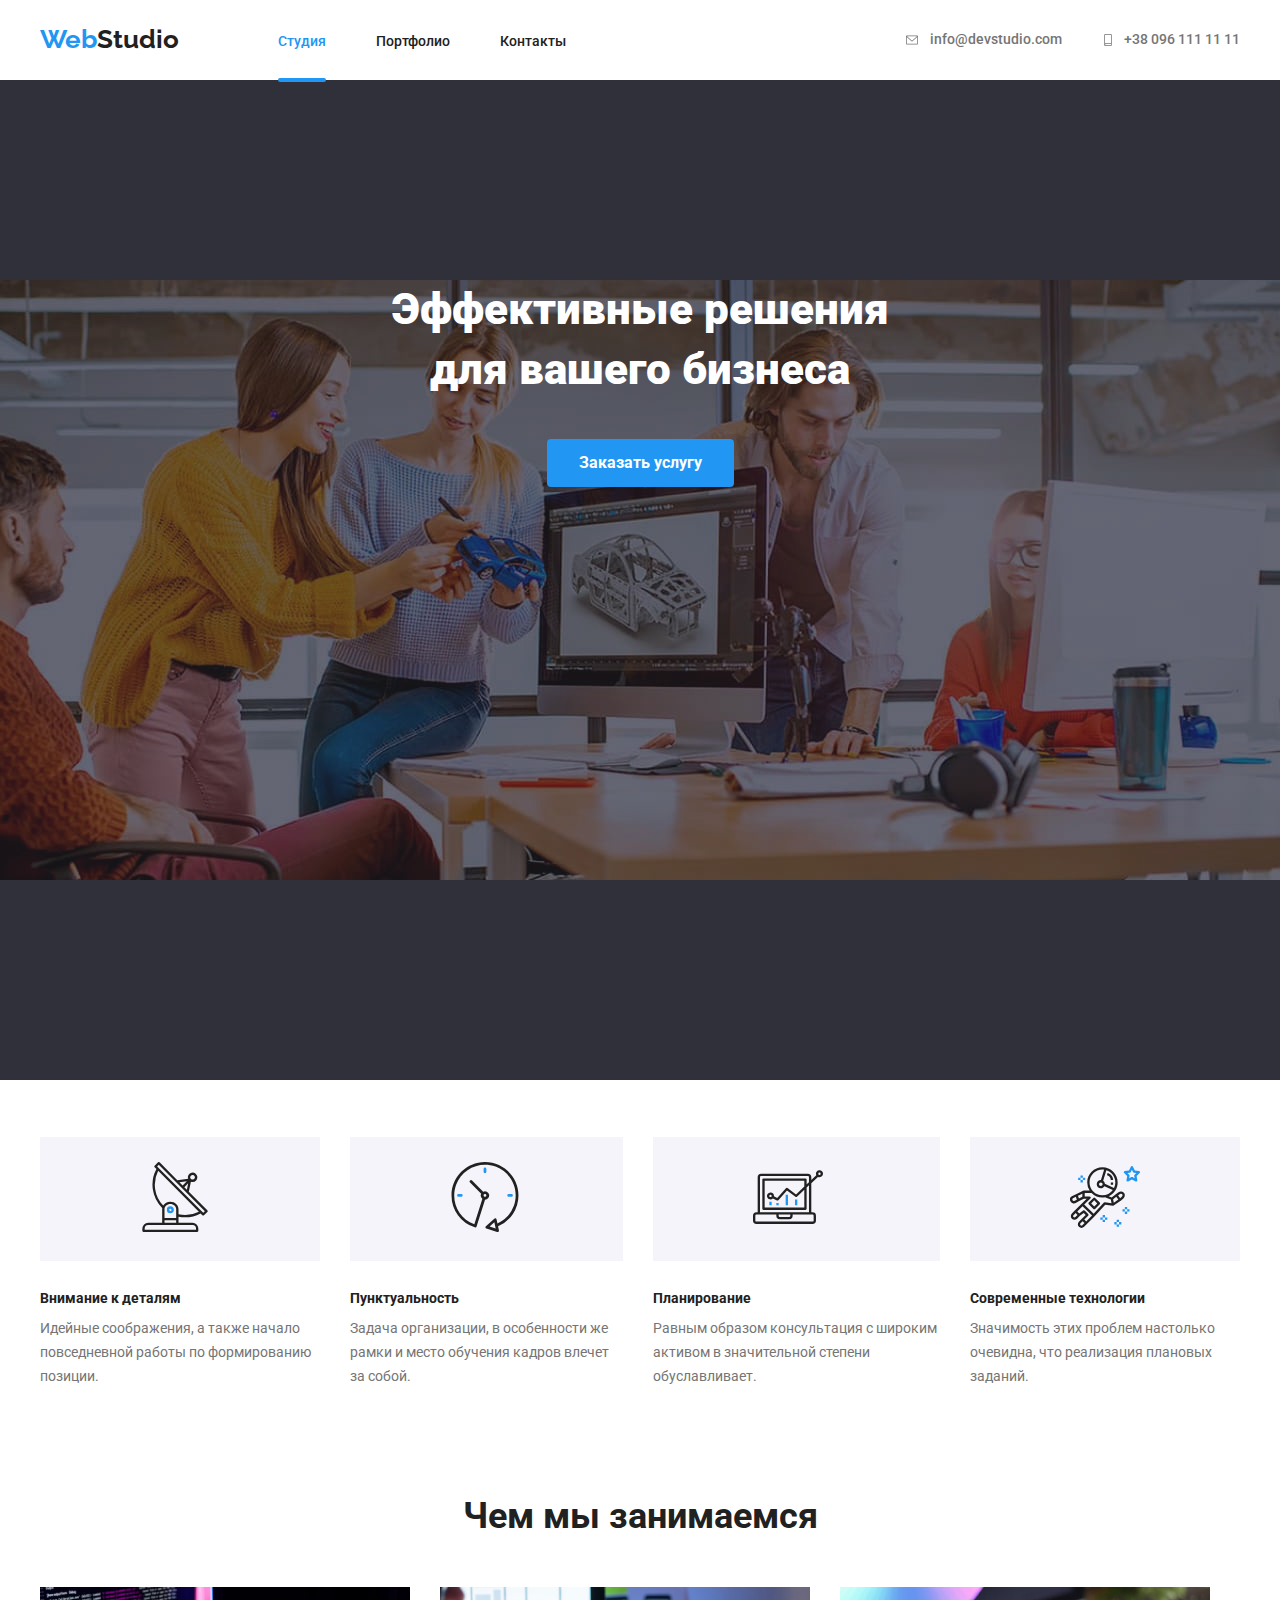
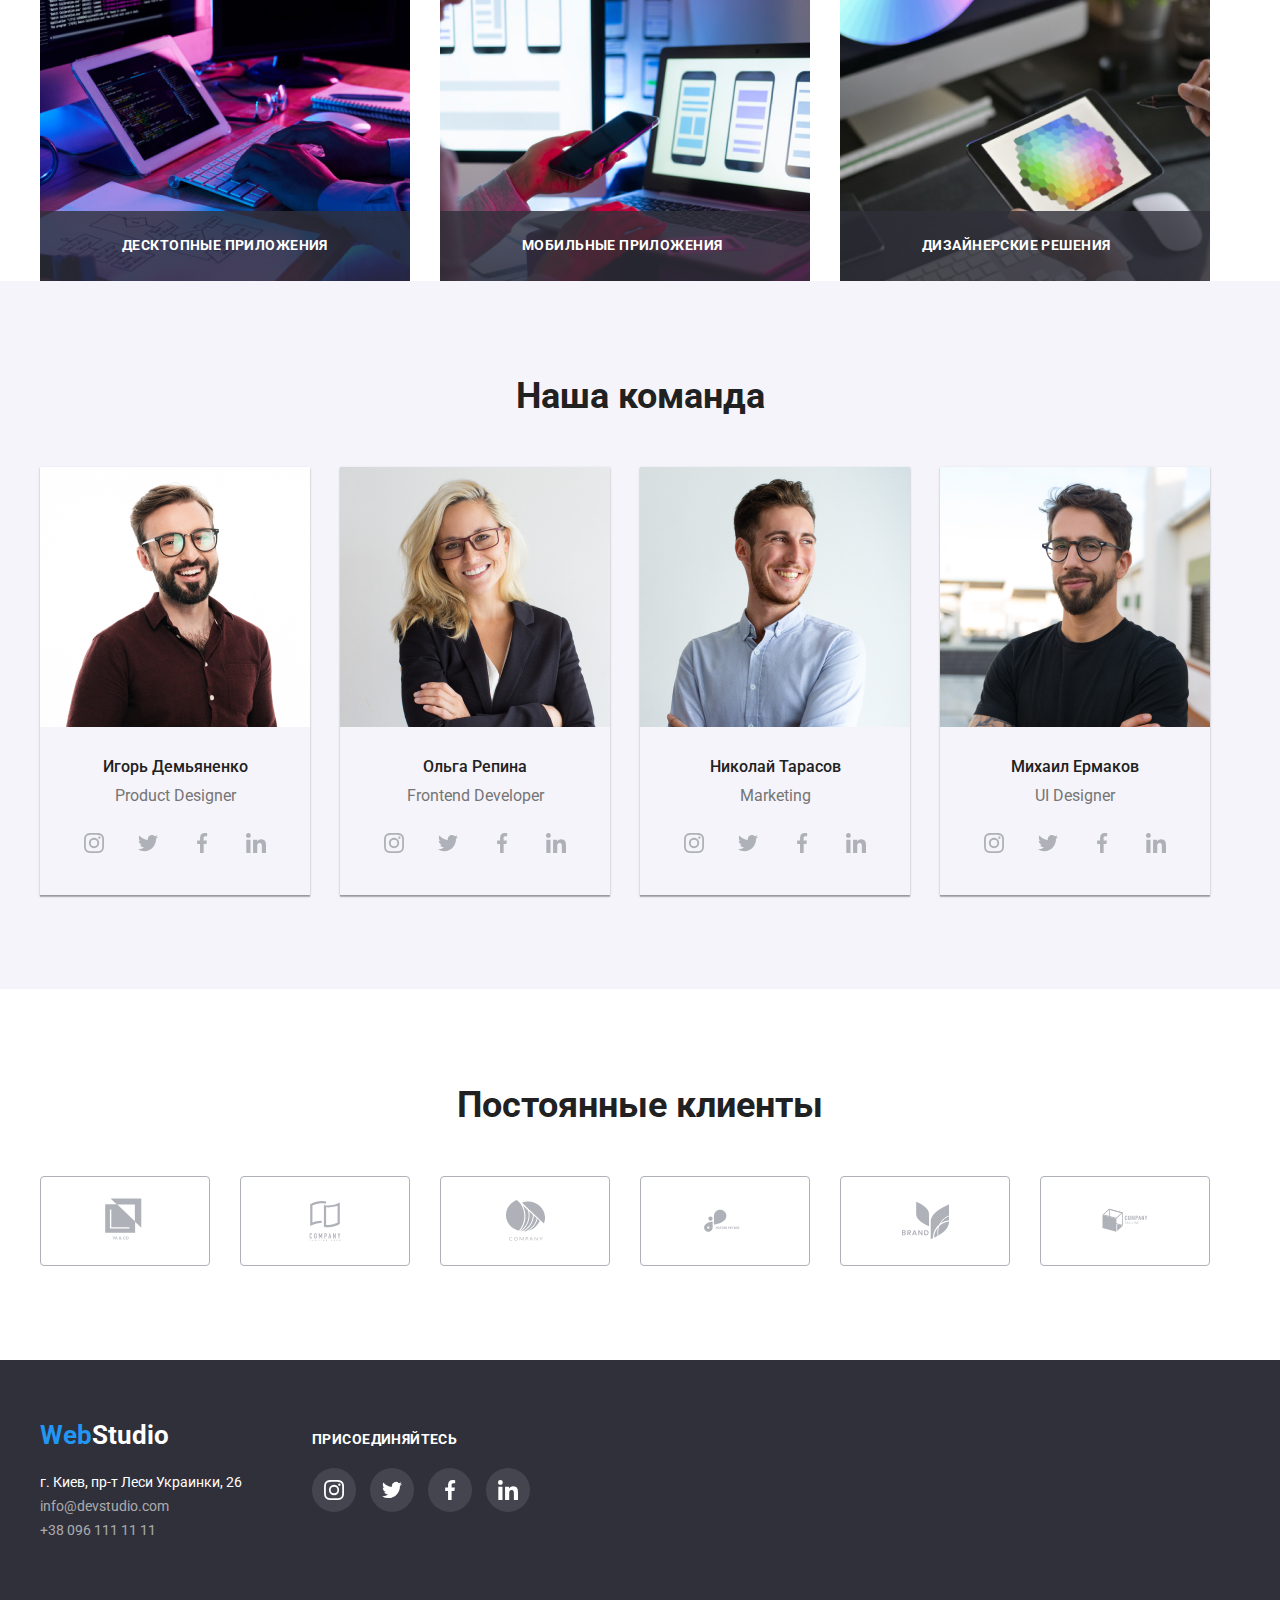
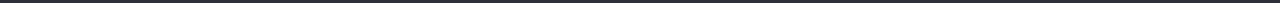
<file: index.html>
<!DOCTYPE html>
<html lang="ru">

<head>
    <meta charset="UTF-8">
    <meta name="viewport" content="width=device-width, initial-scale=1.0">
    <title>Studio</title>
    <link rel="stylesheet" href="https://cdnjs.cloudflare.com/ajax/libs/modern-normalize/1.0.0/modern-normalize.min.css"
        integrity="sha512-ISS7cAi1PEhQ8jnbJpJZMd29NlhNj4AWYyLOSp2CE/CsHxTCu+r+t0D2yoJudVrd0/8fTVPUVDzY5Tvli75u/g=="
        crossorigin="anonymous" />
    <link rel="preconnect" href="https://fonts.gstatic.com">
    <link
        href="https://fonts.googleapis.com/css2?family=Raleway:wght@700&family=Roboto:wght@400;500;700;900&display=swap"
        rel="stylesheet">
    <link rel="stylesheet" href="./CSS/style.css">
</head>

<body>
    <header class="header">

        <div class="container">

            <nav class="link-nav">
                <a class="logo" href="">Web<span class="logoblak">Studio</span></a>
                <ul class="site-nav">
                    <li>
                        <a class="link current" href="">Студия</a>
                    </li>
                    <li>
                        <a class="link" href="./portfolio.html">Портфолио</a>
                    </li>
                    <li>
                        <a class="link" href="">Контакты</a>
                    </li>
                </ul>
                <ul class="contact-nav">
                    <li class="xbs">

                        <a class="lin" href="mailto:info@devstudio.com">
                            <svg class="icon mail" width="16" height="12">
                                <use xlink:href="./images/icons.svg#envelope"></use>
                            </svg>info@devstudio.com
                        </a>

                    </li>
                    <li class="xbs">

                        <a class="lin" href="tel:+380961111111">
                            <svg class="icon tel" width="12" height="16">
                                <use xlink:href="./images/icons.svg#smartphone"></use>
                            </svg>
                            +38 096 111 11 11</a>

                    </li>
                </ul>
            </nav>
        </div>

    </header>

    <main>
        <section class="section-background">
            <h1 class="section">Эффективные решения <br> для вашего бизнеса</h1>
            <a class="section-btn btn" data-modal-open>Заказать услугу</a>
        </section>
        <section class="list-text-list">
            <div class="container">
                <h2 class="visually-hidden">Наши преимущества</h2>
                <ul class="list-item">
                    <li class="list-item-li">
                        <ul>
                            <li>
                                <div class="icon-sum">
                                    <svg width="70" height="70">
                                        <use href="./images/icons.svg#antenna-1"></use>
                                    </svg>
                                </div>
                            </li>
                        </ul>
                        <h3 class="list">Внимание к деталям</h3>
                        <p class="list-text">
                            Идейные соображения, а также начало повседневной работы по формированию позиции.
                        </p>
                    </li>
                    <li class="list-item-li">
                        <ul>
                            <li>
                                <div class="icon-sum">
                                    <svg width="70" height="70">
                                        <use href="./images/icons.svg#clock-1"></use>
                                    </svg>
                                </div>
                            </li>
                        </ul>
                        <h3 class="list">Пунктуальность</h3>
                        <p class="list-text">
                            Задача организации, в особенности же рамки и место обучения кадров влечет за собой.
                        </p>
                    </li>
                    <li class="list-item-li">
                        <ul>
                            <li>
                                <div class="icon-sum">
                                    <svg width="70" height="70">
                                        <use href="./images/icons.svg#diagram-1"></use>
                                    </svg>
                                </div>
                            </li>
                        </ul>
                        <h3 class="list">Планирование</h3>
                        <p class="list-text">
                            Равным образом консультация с широким активом в значительной степени обуславливает.
                        </p>
                    </li>
                    <li class="list-item-li">
                        <ul>
                            <li>
                                <div class="icon-sum">
                                    <svg width="70" height="70">
                                        <use href="./images/icons.svg#astronaut-1"></use>
                                    </svg>
                                </div>
                            </li>
                        </ul>
                        <h3 class="list">Современные технологии</h3>
                        <p class="list-text">
                            Значимость этих проблем настолько очевидна, что реализация плановых заданий.
                        </p>
                    </li>
                </ul>
            </div>

        </section>
        <section class="images">
            <div class="container">
                <h2 class="bold">Чем мы занимаемся</h2>
                <ul class="list-img">
                    <li class="li-img">
                        <div class="img-thumb">
                            <img src="./images/box1.jpg" alt="img">
                            <h3 class="text-img">Десктопные приложения</h3>
                        </div>
                    </li>
                    <li class="li-img">
                        <div class="img-thumb">
                            <img src="./images/box2.jpg" alt="img">
                            <h3 class="text-img">Мобильные приложения</h3>
                        </div>
                    </li>
                    <li class="li-img">
                        <div class="img-thumb">
                            <img src="./images/box3.jpg" alt="img">
                            <h3 class="text-img">Дизайнерские решения</h3>
                        </div>
                    </li>

                </ul>
            </div>

        </section>
        <section class="staff">
            <div class="container">
                <h2 class="bold">Наша команда</h2>
                <ul class="staff-list">
                    <li class="staff-li">
                        <img src="./images/photo/img1.jpg" alt="фото">
                        <div class="staff-text">
                            <h3 class="staff-people">Игорь Демьяненко</h3>
                            <p class="profession">Product Designer</p>

                            <ul class="social-icons">
                                <li class="icon-line">
                                    <a class="animals-link" href="#">
                                        <svg class="animals-icon" width="20" height="20">
                                            <use href="./images/icons.svg#instagram-2"></use>
                                        </svg>
                                    </a>
                                </li>

                                <li class="icon-line">
                                    <a class="animals-link" href="#">
                                        <svg class="animals-icon" width="20" height="20">
                                            <use href="./images/icons.svg#twitter-1"></use>
                                        </svg>
                                    </a>
                                </li>
                                <li class="icon-line">
                                    <a class="animals-link" href="#">
                                        <svg class="animals-icon" width="20" height="20">
                                            <use href="./images/icons.svg#facebook-1"></use>
                                        </svg>
                                    </a>
                                </li>
                                <li class="icon-line">
                                    <a class="animals-link" href="#">
                                        <svg class="animals-icon" width="20" height="20">
                                            <use href="./images/icons.svg#linkedin-1"></use>
                                        </svg>
                                    </a>
                                </li>
                            </ul>
                        </div>
                    </li>
                    <li class="staff-li">
                        <img src="./images/photo/img2.jpg" alt="фото">
                        <div class="staff-text">
                            <h3 class="staff-people">Ольга Репина</h3>
                            <p class="profession">Frontend Developer</p>

                            <ul class="social-icons">
                                <li class="icon-line">
                                    <a class="animals-link" href="#">
                                        <svg class="animals-icon" width="20" height="20">
                                            <use href="./images/icons.svg#instagram-2"></use>
                                        </svg>
                                    </a>
                                </li>

                                <li class="icon-line">
                                    <a class="animals-link" href="#">
                                        <svg class="animals-icon" width="20" height="20">
                                            <use href="./images/icons.svg#twitter-1"></use>
                                        </svg>
                                    </a>
                                </li>
                                <li class="icon-line">
                                    <a class="animals-link" href="#">
                                        <svg class="animals-icon" width="20" height="20">
                                            <use href="./images/icons.svg#facebook-1"></use>
                                        </svg>
                                    </a>
                                </li>
                                <li class="icon-line">
                                    <a class="animals-link" href="#">
                                        <svg class="animals-icon" width="20" height="20">
                                            <use href="./images/icons.svg#linkedin-1"></use>
                                        </svg>
                                    </a>
                                </li>
                            </ul>
                        </div>
                    </li>
                    <li class="staff-li">
                        <img src="./images/photo/img3.jpg" alt="фото">
                        <div class="staff-text">
                            <h3 class="staff-people">Николай Тарасов</h3>
                            <p class="profession">Marketing</p>

                            <ul class="social-icons">
                                <li class="icon-line">
                                    <a class="animals-link" href="#">
                                        <svg class="animals-icon" width="20" height="20">
                                            <use class="" href="./images/icons.svg#instagram-2"></use>
                                        </svg>
                                    </a>
                                </li>

                                <li class="icon-line">
                                    <a class="animals-link" href="#">
                                        <svg class="animals-icon" width="20" height="20">
                                            <use href="./images/icons.svg#twitter-1"></use>
                                        </svg>
                                    </a>
                                </li>
                                <li class="icon-line">
                                    <a class="animals-link" href="#">
                                        <svg class="animals-icon" width="20" height="20">
                                            <use href="./images/icons.svg#facebook-1"></use>
                                        </svg>
                                    </a>
                                </li>
                                <li class="icon-line">
                                    <a class="animals-link" href="#">
                                        <svg class="animals-icon" width="20" height="20">
                                            <use href="./images/icons.svg#linkedin-1"></use>
                                        </svg>
                                    </a>
                                </li>
                            </ul>
                        </div>
                    </li>
                    <li class="staff-li">
                        <img src="./images/photo/img4.jpg" alt="фото">
                        <div class="staff-text">
                            <h3 class="staff-people">Михаил Ермаков</h3>
                            <p class="profession">UI Designer</p>

                            <ul class="social-icons">
                                <li class="icon-line">
                                    <a class="animals-link" href="#">
                                        <svg class="animals-icon" width="20" height="20">
                                            <use href="./images/icons.svg#instagram-2"></use>
                                        </svg>
                                    </a>
                                </li>

                                <li class="icon-line">
                                    <a class="animals-link" href="#">
                                        <svg class="animals-icon" width="20" height="20">
                                            <use href="./images/icons.svg#twitter-1"></use>
                                        </svg>
                                    </a>
                                </li>
                                <li class="icon-line">
                                    <a class="animals-link" href="#">
                                        <svg class="animals-icon" width="20" height="20">
                                            <use href="./images/icons.svg#facebook-1"></use>
                                        </svg>
                                    </a>
                                </li>
                                <li class="icon-line">
                                    <a class="animals-link" href="#">
                                        <svg class="animals-icon" width="20" height="20">
                                            <use href="./images/icons.svg#linkedin-1"></use>
                                        </svg>
                                    </a>
                                </li>
                            </ul>
                        </div>
                    </li>
                </ul>
            </div>
        </section>
        <section class="costomers">
            <div class="container">
                <h2 class="bold">Постоянные клиенты</h2>
                <ul class="icon-clients">
                    <li class="client">
                        <a class="client-link" href="#">
                            <svg class="client-icon" width="44" height="49">
                                <use href="./images/icons.svg#logo-1"></use>
                            </svg>
                        </a>
                    </li>
                    <li class="client">
                        <a class="client-link" href="#">
                            <svg class="client-icon" width="40" height="52">
                                <use href="./images/icons.svg#logo-2"></use>
                            </svg>
                        </a>
                    </li>
                    <li class="client">
                        <a class="client-link" href="#">
                            <svg class="client-icon" width="41" height="43">
                                <use href="./images/icons.svg#logo-3"></use>
                            </svg>
                        </a>
                    </li>
                    <li class="client">
                        <a class="client-link" href="#">
                            <svg class="client-icon" width="78" height="42">
                                <use href="./images/icons.svg#logo-4"></use>
                            </svg>
                        </a>
                    </li>
                    <li class="client">
                        <a class="client-link" href="#">
                            <svg class="client-icon" width="59" height="47">
                                <use href="./images/icons.svg#logo-5"></use>
                            </svg>
                        </a>
                    </li>
                    <li class="client">
                        <a class="client-link" href="#">
                            <svg class="client-icon" width="88" height="45">
                                <use href="./images/icons.svg#logo-6"></use>
                            </svg>
                        </a>
                    </li>

                </ul>
            </div>

        </section>

    </main>

    <footer class="footer">
        <div class="container">
            <div class="footer-container">
                <div class="footer-list">
                    <a class="log" href="">Web<span class="logowhite">Studio</span></a>
                    <address>
                        <ul>
                            <li class="address"> г. Киев, пр-т Леси Украинки, 26</li>
                            <li> <a class="mail-nomber-m" href="mailto:info@devstudio.com">info@devstudio.com</a>
                            </li>
                            <li> <a class="mail-nomber" href="tel:+380961111111">+38 096 111 11 11</a></li>
                        </ul>
                    </address>
                </div>
                <div class="socialnetworks">
                    <h3 class="join">присоединяйтесь</h3>
                    <ul class="join-list">
                        <li class="icon-futer">
                            <a class="icon-inst" href="#"></a>
                        </li>
                        <li class="icon-futer">
                            <a class="icon-tvit" href="#"></a>
                        </li>
                        <li class="icon-futer">
                            <a class="icon-feis" href="#"></a>
                        </li>
                        <li class="icon-futer">
                            <a class="icon-lidin" href="#"></a>
                        </li>
                    </ul>
                </div>
            </div>
        </div>
    </footer>
    <botton> </botton>
    <div class="backdrop is-hidden" data-modal>
        <div class="modal">
            <botton class="close" data-modal-close>
            </botton>
        </div>
    </div>
    <script src="./js/modal.js"></script>
</body>

</html>
</file>
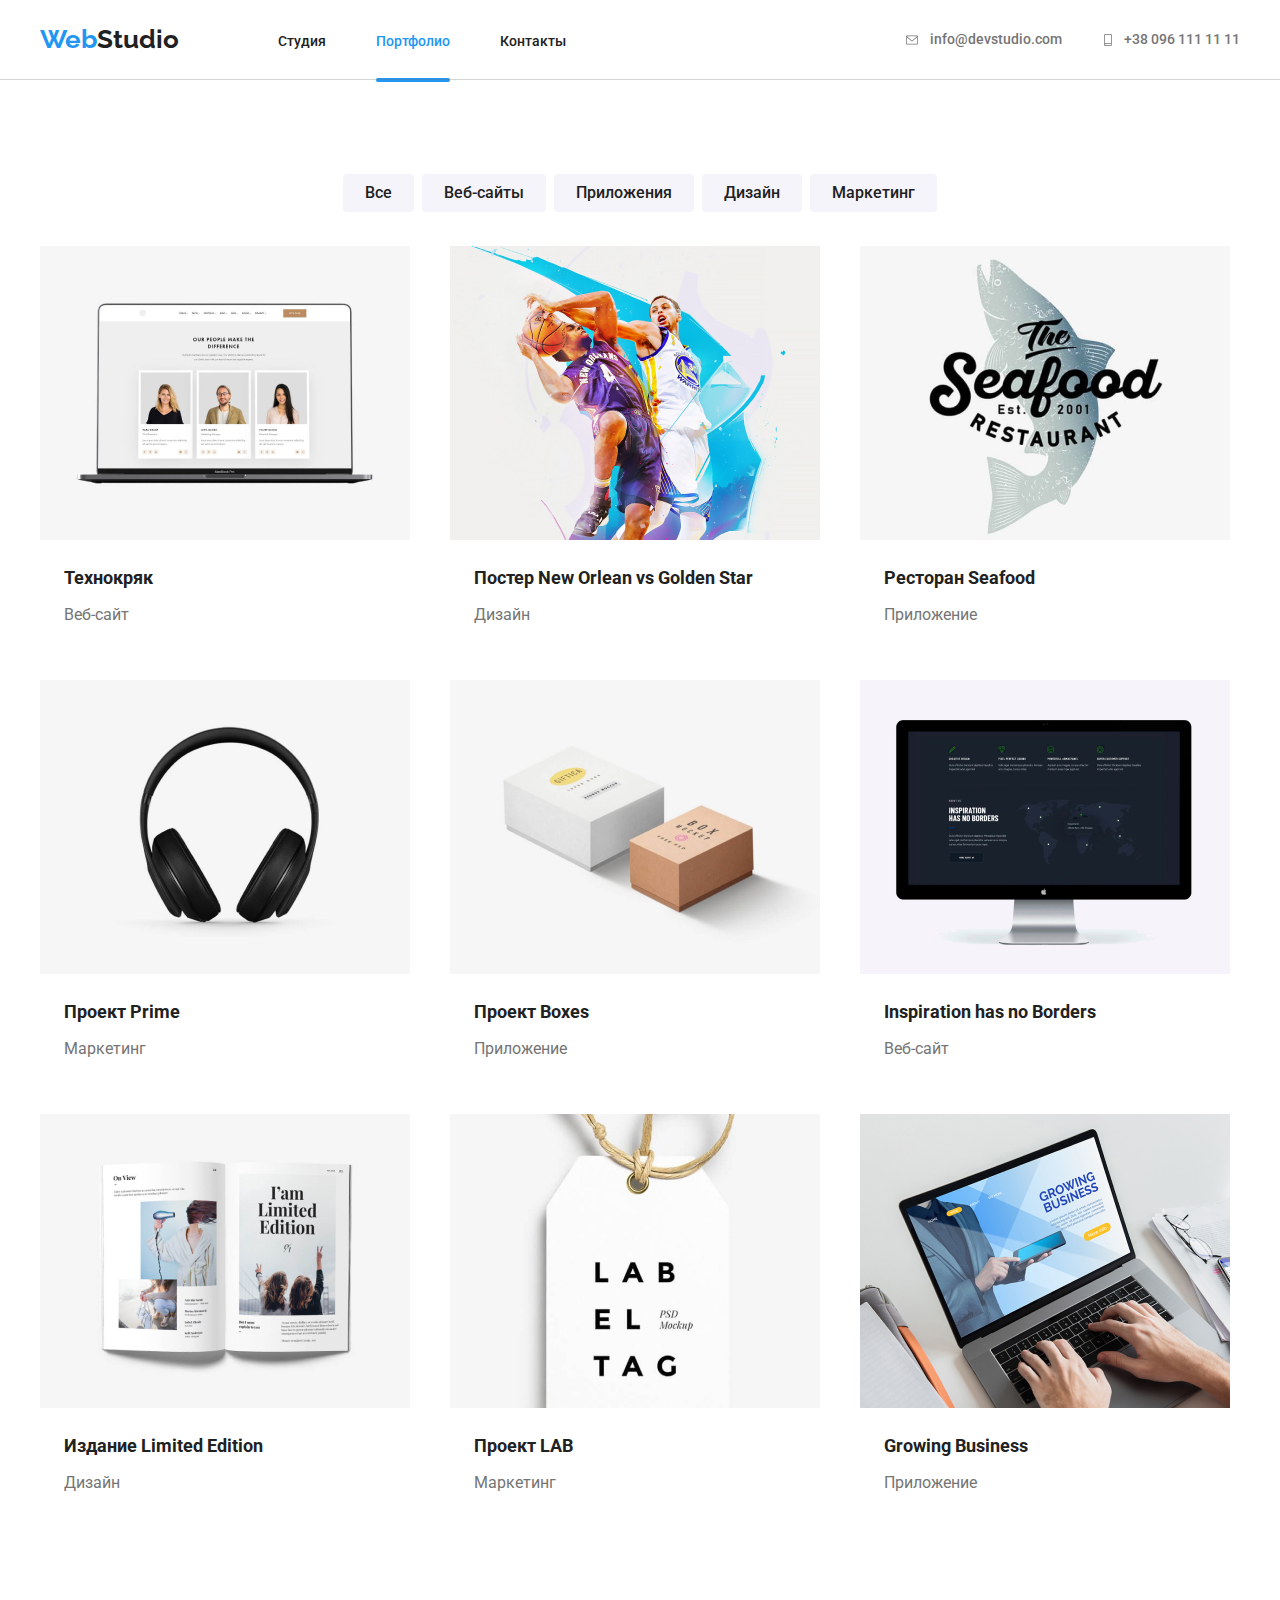
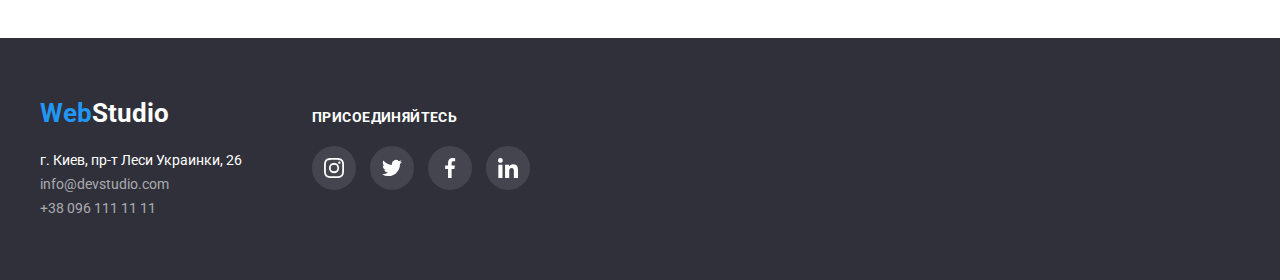
<file: portfolio.html>
<!DOCTYPE html>
<html lang="en">

<head>
    <meta charset="UTF-8">
    <meta name="viewport" content="width=device-width, initial-scale=1.0">
    <title>Portfolio</title>
    <link rel="stylesheet" href="https://cdnjs.cloudflare.com/ajax/libs/modern-normalize/1.0.0/modern-normalize.min.css"
        integrity="sha512-ISS7cAi1PEhQ8jnbJpJZMd29NlhNj4AWYyLOSp2CE/CsHxTCu+r+t0D2yoJudVrd0/8fTVPUVDzY5Tvli75u/g=="
        crossorigin="anonymous" />
    <link
        href="https://fonts.googleapis.com/css2?family=Raleway:wght@700&family=Roboto:wght@400;500;700;900&display=swap"
        rel="stylesheet">
    <link rel="stylesheet" href="./CSS/style.css">
</head>

<body>
    <header class="header">
        <div class="cont">
            <div class="container">
                <nav class="link-nav">
                    <a href="./index.html"></a>
                    <a class="logo" href="">Web<span class="logoblak">Studio</span></a>
                    <ul class="site-nav">
                        <li>
                            <a class="link" href="./index.html">Студия</a>
                        </li>
                        <li>
                            <a class="link current" href="./portfolio.html">Портфолио</a>
                        </li>
                        <li>
                            <a class="link" href="">Контакты</a>
                        </li>
                    </ul>
                    <ul class="contact-nav">
                        <li>
                            <a class="lin" href="mailto:info@devstudio.com">
                                <svg class="icon mail" width="16" height="12">
                                    <use xlink:href="./images/icons.svg#envelope"></use>
                                </svg>info@devstudio.com

                            </a>
                        </li>
                        <li>
                            <a class="lin" href="tel:+380961111111">
                                <svg class="icon tel" width="12" height="16">
                                    <use xlink:href="./images/icons.svg#smartphone"></use>
                                </svg>
                                +38 096 111 11 11</a>
                        </li>
                    </ul>
                </nav>
            </div>
        </div>
    </header>
    <main>
        <section class="cards">
            <div class="container">
                <h1 class="visually-hidden">Перечень услуг</h1>
                <ul class="lists-btn">
                    <li class="list-btn"><button class="botton" type="button">Все</button></li>
                    <li class="list-btn"><button class="botton" type="button">Веб-сайты</button></li>
                    <li class="list-btn"><button class="botton" type="button">Приложения</button></li>
                    <li class="list-btn"><button class="botton" type="button">Дизайн</button></li>
                    <li class="list-btn"><button class="botton" type="button">Маркетинг</button></li>
                </ul>
                <ul class="card-set">
                    <li class="item-card">
                        <a href="">
                            <div class="cardsss">
                                <div class="card-thumb">
                                    <img src="./images/img.port/img9.jpg" alt="img">
                                    <div class="card-overlay">
                                        <p class="card-text"> Технокряк это современная площадка распространения
                                            коронавируса.
                                            Компании используют эту платформу для цифрового
                                            шпионажа и атак на защищённые сервера конкурентов.</p>
                                    </div>
                                </div>
                                <div class="card-product">
                                    <h2 class="product">Технокряк</h2>
                                    <p class="product-name">Веб-сайт</p>
                                </div>
                            </div>
                        </a>
                    </li>

                    <li class="item-card">
                        <a href="">
                            <div class="cardsss">
                                <div class="card-thumb">
                                    <img src="./images/img.port/img10.jpg" alt="img">
                                    <div class="card-overlay">
                                        <p class="card-text"> Технокряк это современная площадка распространения
                                            коронавируса.
                                            Компании используют эту платформу для цифрового
                                            шпионажа и атак на защищённые сервера конкурентов.</p>
                                    </div>
                                </div>
                                <div class="card-product">
                                    <h2 class="product">Постер New Orlean vs Golden Star</h2>
                                    <p class="product-name">Дизайн</p>
                                </div>
                            </div>
                        </a>
                    </li>

                    <li class="item-card">
                        <a href="">
                            <div class="cardsss">
                                <div class="card-thumb">
                                    <img src="./images/img.port/img11.jpg" alt="img">
                                    <div class="card-overlay">
                                        <p class="card-text"> Технокряк это современная площадка распространения
                                            коронавируса.
                                            Компании используют эту платформу для цифрового
                                            шпионажа и атак на защищённые сервера конкурентов.</p>
                                    </div>
                                </div>
                                <div class="card-product">
                                    <h2 class="product">Ресторан Seafood</h2>
                                    <p class="product-name">Приложение</p>
                                </div>
                            </div>
                        </a>
                    </li>

                    <li class="item-card">
                        <a href="">
                            <div class="cardsss">
                                <div class="card-thumb">
                                    <img src="./images/img.port/img12.jpg" alt="img">
                                    <div class="card-overlay">
                                        <p class="card-text"> Технокряк это современная площадка распространения
                                            коронавируса.
                                            Компании используют эту платформу для цифрового
                                            шпионажа и атак на защищённые сервера конкурентов.</p>
                                    </div>
                                </div>
                                <div class="card-product">
                                    <h2 class="product">Проект Prime</h2>
                                    <p class="product-name">Маркетинг</p>
                                </div>
                            </div>
                        </a>
                    </li>

                    <li class="item-card">
                        <a href="">
                            <div class="cardsss">
                                <div class="card-thumb">
                                    <img src="./images/img.port/img13.jpg" alt="img">
                                    <div class="card-overlay">
                                        <p class="card-text"> Технокряк это современная площадка распространения
                                            коронавируса.
                                            Компании используют эту платформу для цифрового
                                            шпионажа и атак на защищённые сервера конкурентов.</p>
                                    </div>
                                </div>
                                <div class="card-product">
                                    <h2 class="product">Проект Boxes</h2>
                                    <p class="product-name">Приложение</p>
                                </div>
                            </div>
                        </a>
                    </li>

                    <li class="item-card">
                        <a href="">
                            <div class="cardsss">
                                <div class="card-thumb">
                                    <img src="./images/img.port/img14.jpg" alt="img">
                                    <div class="card-overlay">
                                        <p class="card-text"> Технокряк это современная площадка распространения
                                            коронавируса.
                                            Компании используют эту платформу для цифрового
                                            шпионажа и атак на защищённые сервера конкурентов.</p>
                                    </div>
                                </div>
                                <div class="card-product">
                                    <h2 class="product">Inspiration has no Borders</h2>
                                    <p class="product-name">Веб-сайт</p>
                                </div>
                            </div>
                        </a>
                    </li>

                    <li class="item-card">
                        <a href="">
                            <div class="cardsss">
                                <div class="card-thumb">
                                    <img src="./images/img.port/img15.jpg" alt="img">
                                    <div class="card-overlay">
                                        <p class="card-text"> Технокряк это современная площадка распространения
                                            коронавируса.
                                            Компании используют эту платформу для цифрового
                                            шпионажа и атак на защищённые сервера конкурентов.</p>
                                    </div>
                                </div>
                                <div class="card-product">
                                    <h2 class="product">Издание Limited Edition</h2>
                                    <p class="product-name">Дизайн</p>
                                </div>
                            </div>
                        </a>
                    </li>

                    <li class="item-card">
                        <a href="">
                            <div class="cardsss">
                                <div class="card-thumb">
                                    <img src="./images/img.port/img16.jpg" alt="img">
                                    <div class="card-overlay">
                                        <p class="card-text"> Технокряк это современная площадка распространения
                                            коронавируса.
                                            Компании используют эту платформу для цифрового
                                            шпионажа и атак на защищённые сервера конкурентов.</p>
                                    </div>
                                </div>
                                <div class="card-product">
                                    <h2 class="product">Проект LAB</h2>
                                    <p class="product-name">Маркетинг</p>
                                </div>
                            </div>
                        </a>
                    </li>

                    <li class="item-card">
                        <a href="">
                            <div class="cardsss">
                                <div class="card-thumb">
                                    <img src="./images/img.port/img17.jpg" alt="img">
                                    <div class="card-overlay">
                                        <p class="card-text"> Технокряк это современная площадка распространения
                                            коронавируса.
                                            Компании используют эту платформу для цифрового
                                            шпионажа и атак на защищённые сервера конкурентов.</p>
                                    </div>
                                </div>
                                <div class="card-product">
                                    <h2 class="product">Growing Business</h2>
                                    <p class="product-name">Приложение</p>
                                </div>
                            </div>
                        </a>
                    </li>
                </ul>
            </div>
        </section>
    </main>
    <footer class="footer">
        <div class="container">
            <div class="footer-container">
                <div class="footer-list">
                    <a class="log" href="">Web<span class="logowhite">Studio</span></a>
                    <address>
                        <ul>
                            <li class="address"> г. Киев, пр-т Леси Украинки, 26</li>
                            <li> <a class="mail-nomber" href="mailto:info@devstudio.com">info@devstudio.com</a></li>
                            <li> <a class="mail-nomber" href="tel:+380961111111">+38 096 111 11 11</a></li>
                        </ul>
                    </address>
                </div>
                <div class="socialnetworks">
                    <h3 class="join">присоединяйтесь</h3>
                    <ul class="join-list">
                        <li class="icon-futer">
                            <a class="icon-inst" href="#"></a>
                        </li>
                        <li class="icon-futer">
                            <a class="icon-tvit" href="#"></a>
                        </li>
                        <li class="icon-futer">
                            <a class="icon-feis" href="#"></a>
                        </li>
                        <li class="icon-futer">
                            <a class="icon-lidin" href="#"></a>
                        </li>
                    </ul>
                </div>
            </div>
        </div>
    </footer>
</body>

</html>
</file>
<file: CSS/style.css>
:root {
  --blu-text: #2196F3;
  --blak-text: #212121;
  --grey-text: #757575;
  --white-text: #FFFFFF;
  --text-color: rgba(255, 255, 255, 0.6);
  --card-set: 30px;
  --fon-icon-sum: #F5F4FA;
  --color-icon: #AFB1B8;
}

body {
  font-family: Roboto,sans-serif;
  font-style: normal;
  margin: 0;
}

.container {

  width: 1200px;
  margin: 0 auto;
  padding-left: 15px;
  padding-right: 15px;

  /* outline: 2px solid tomato;*/
}

ul {
  padding: 0;
  margin: 0;
  list-style: none;
}

p,
h1,
h2,
h3 {
  margin: 0;
}

img {
  display: block;
  max-width: 100%;
  height: auto;
}

.btn {
  padding: 9px 32px 9px 32px;
  display: inline-block;
  color: var(--white-text);

  /*background-color: var(--blu-text);*/
  /*box-shadow: 0px 4px 4px rgba(0, 0, 0, 0.15);*/
  border-radius: 4px;

  font-style: normal;
  font-weight: 700;
  font-size: 16px;
  line-height: 1.87;
}

header.container, { 
  display: flex;
}

.cont {
  position: relative;
}

.cont::after {
  content: "";
  position: absolute;
  display: block;
  width: 100%;
  height: 1px;
  left: 0;
  bottom: 0;
  background-color: rgba(117, 117, 117,0.3);
}

.link-nav,
.site-nav,
.contact-nav {
  display: flex;
}

.site-nav {
  margin-right: auto;
}

.site-nav li:nth-child(n+2) {
  margin-left: 50px;
} 

.contact-nav li:first-child {
  margin-right: 40px;
}

.link-nav {
  align-items: center;
}

.header {
  background-color: #FFFFFF;  
}

.logo {
  margin-right: 93px;
  width: 145px;
  padding-top: 24px;
  padding-bottom: 25px;
  display: inline-block;

  color: var(--blu-text);
  font-family: Raleway,sans-serif;
  font-style: normal;
  font-weight: 700;
  font-size: 26px;
  line-height: 1.2;
  text-decoration: none;
 
}

.logoblak {
  color: var(--blak-text);
  font-style: normal;
  font-weight: bold;
  font-size: 26px;
  line-height: 1.2;
  
}


.site-nav .link.current{
  color: var(--blu-text);
} 

.link {
  margin-top: 32px 16px;
  display: inline-block;
   
  position: relative;
 
  
  color: var(--blak-text);
  font-style: normal;
  font-weight: 500;
  font-size: 14px;
  line-height: 1.14;
  text-decoration: none;

  transition: color 250ms cubic-bezier(0.4, 0, 0.2, 1);
}

.link:hover {
  color: var(--blu-text);
}


.link::after{
  content: "";
  position: absolute;
  display: block;
  width: 100%;
  height: 4px;
  left: 0;
  bottom: -32px;
  background-color: var(--blu-text);
  border-radius: 2px;
  transition: opacity 250ms cubic-bezier(0.4, 0, 0.2, 1);
  opacity: 0;
  
}

.site-nav .link.current::after{
  opacity: 1;
}

.link:hover::after {
  opacity: 1;
}


.lin {
  padding: 32px 0px;
  display: flex;
  align-items: center;

  color: var(--grey-text);
  font-style: normal;
  font-weight: 500;
  font-size: 14px;
  line-height: 1.14;
  text-decoration: none;

  transition: color 250ms cubic-bezier(0.4, 0, 0.2, 1);
}


.lin:hover{
  color: var(--blu-text); 
  
}

.mail {
  fill: currentColor;
  margin-right: 10px;
  
}

.tel{
  fill: currentColor;
  margin-right: 10px;
 
}

.section-background {

  padding-top: 200px;
  padding-bottom: 200px;
  text-align: center;
  background-color: #2F303A;

  height: 600px;
  max-width: 1600px;
  margin-left: auto;
  margin-right: auto;
  background-image: linear-gradient(to right,
  rgba(47, 48, 58, 0.4),rgba(47, 48, 58, 0.4)),
    url("../images/heroiimg.jpg");
  background-size: auto;
  background-position: center;
  background-repeat: no-repeat 
}

.section {
  margin-bottom: 39px;

  color: var(--white-text);
  font-style: normal;
  font-weight: 900;
  font-size: 44px;
  line-height: 1.36;
  
}

.section-btn {
  margin: 0 auto;
  display: inline-block;
  background-color: var(--blu-text);

  color: var(--white-text);
  font-style: normal;
  font-weight: 700;
  font-size: 16px;
  line-height: 1.87;
  text-decoration: none;
}

.list-text-list {
  padding-top: 57px;
}

.list-item-li:nth-child(n + 2){
  margin-left: 30px;
  display: block;
}

.icon-sum {
  padding: 25px 100px;
  margin-bottom: 30px;
  background-color: var(--fon-icon-sum);
}

.list-item {
  justify-content: space-between;
  display: flex;

  /*outline: 2px solid tomato;*/
}
 
.list {
  margin-bottom: 10px;

  color: var(--blak-text);
  font-style: normal;
  font-weight: bold;
  font-size: 14px;
  line-height: 1.14;
}

.list-text {
  color: var(--grey-text);
  font-style: normal;
  font-weight: normal;
  font-size: 14px;
  line-height: 1.7;
}

.images {
  padding-top: 106px;
}

.bold {
  margin-bottom: 50px;

  color: var(--blak-text); 
  font-style: normal;
  font-weight: bold;
  font-size: 36px;
  line-height: 1.17;
  text-align: center;
}

.list-img {
  display: flex;
}

.li-img {
  position: relative;

  margin-right: 30px;
  display: block;
}

.img-thumb {
  position: relative;
}

.img-thumb::before {
  position: absolute;
  display: inline-block;
  content: "";
  width: 100%;
  height: 70px;
  bottom: 0;
 
  background-color: rgba(47, 48, 58, 0.8);
  opacity: 1;
}


.text-img {
  position: absolute;
  bottom: 27px;
  left: 82px;

  font-style: normal;
  font-weight: bold;
  font-size: 14px;
  line-height: 1.14;
  text-align: center;
  letter-spacing: 0.03em;
  text-transform: uppercase;

  color: var(--white-text);
}

.staff {
  padding-top: 94px;
  padding-bottom: 94px ;
  background-color: #F5F4FA;
}

.staff-list {
  display: inline-flex;
}

.staff-li {
  box-shadow: 0px 1px 3px rgba(0, 0, 0, 0.12), 0px 1px 1px rgba(0, 0, 0, 0.14), 0px 2px 1px rgba(0, 0, 0, 0.2);
}

.staff-li:nth-child(n+2){
  margin-left: 30px;
}

.staff-text {
  padding: 30px 32px 30px 32px; ;
  text-align: center;
}

.staff-people {
  margin-bottom: 10px;

  color: var(--blak-text);
  font-style: normal;
  font-weight: 500;
  font-size: 16px;
  line-height: 1.19;
}

.profession {
  margin-bottom: 16px;

  color: var(--grey-text);
  font-style: normal;
  font-weight: normal;
  font-size: 16px;
  line-height: 1.19;
}

.social-icons {
  display: inline-flex ;

  /*padding: 0px 32px 30px 32px;*/ 
}

.icon-line:nth-child(n+2){
  margin-left: 10px;
}

.animals-link {
  display: flex;
  width: 44px;
  height: 44px;
  justify-content: center;
  align-items: center;
  color: var(--color-icon) ;

  transition: color 250ms cubic-bezier(0.4, 0, 0.2, 1),
    background-color 250ms cubic-bezier(0.4, 0, 0.2, 1);
    
}

.animals-link:hover,
.animals-link:focus{
  
  background-color: var(--blu-text);
  color: var(--white-text);
  border-radius: 50%;
}

.animals-icon {
  fill: currentColor;
}

.costomers {
  padding-top: 95px;
  padding-bottom: 94px;
}

.icon-clients {
  padding: 0;
  margin: 0;
  list-style: none;
  display: flex;
 
}

.icon-clients * { 
  box-sizing: border-box;
  border-radius: 4px;
}


.icon-clients :nth-child(n+2) {
  margin-left: 30px
}

.client-link {
  display: flex;
  width: 170px;
  height: 90px;
  justify-content: center;
  align-items: center;
  color: var(--color-icon) ;
  border: 1px solid var(--color-icon);

  transition: color 250ms cubic-bezier(0.4, 0, 0.2, 1),
    border 250ms cubic-bezier(0.4, 0, 0.2, 1);
}

.client-link:hover,
.client-link:focus {
  border: 1px solid var(--blu-text);
  color: var(--blu-text); 
}

.client-icon {
  fill: currentColor;
}

.footer {

  /*margin-top: 100px;*/
  padding-top: 60px;
  padding-bottom: 60px;
  background-color: #2F303A;
}

.log {
  color: var(--blu-text);
  font-style: normal;
  font-weight: bold;
  font-size: 26px;
  line-height: 1.2;
  text-decoration: none;

  margin-bottom: 20px;
  display: block;
}

.logowhite {
  color: var(--white-text);
  font-style: normal;
  font-weight: bold;
  font-size: 26px;
  line-height: 1.19
}


.address {

  color: var(--white-text);
  font-style: normal;
  font-weight: normal;
  font-size: 14px;
  line-height: 1.7;
}

.mail-nomber-m {
  color: var(--text-color);
  font-style: normal;
  font-weight: normal;
  font-size: 14px;
  line-height: 1.7;
  text-decoration: none;
}

.mail-nomber {
  color: var(--text-color);
  font-style: normal;
  font-weight: normal;
  font-size: 14px;
  line-height: 1.7;
  text-decoration: none;
}

.footer-container {
  display: flex;
  align-items: baseline;
}

.socialnetworks {
  margin-left: 70px;

  /* padding-left: 70px;
  padding-top: 72px; */
}

.footer-list {
  width: 231;
}

.join {
  font-style: normal;
  font-weight: 700;
  font-size: 14px;
  line-height: 1.14;
  letter-spacing: 0.03em;
  text-transform: uppercase; 
  color: var(--white-text);

}

.join-list {
  margin-top: 20px;
}

.icon-futer:nth-child(n+2) {
  margin-left: 10px;
}

.icon-futer {
  display: inline-block;
  width: 44px;
  height: 44px;
  background-image: url("../images/icon.svg/instagram22.svg");
  border-radius: 50%;
  background-size: 20px;
  background-repeat: no-repeat;
  background-position: center;
  background-color: rgba(255, 255, 255, 0.1);

  transition: background-color 250ms cubic-bezier(0.4, 0, 0.2, 1);
}

.icon-futer:hover {
  background-color: var(--blu-text);
}

.icon-futer:nth-child(1n+2) {
  background-image: url("../images/icon.svg/twitter11.svg");
}

.icon-futer:nth-child(2n+3) {
  background-image: url("../images/icon.svg/facebook11.svg");
}

.icon-futer:nth-child(3n+4) {
  background-image: url("../images/icon.svg/linkedin11.svg");
}

.cards {
  padding-top: 94px;
  padding-bottom: 120px;
}
 
.list-btn:nth-child(n+2) {
  margin-left: 8px;
  
}

.lists-btn {
  margin-bottom: 34px;
  justify-content: center;
  display: flex;
}

.list-btn :hover{
  background-color: var(--blu-text);  
}

.botton {
  margin: 0 auto;
  display: inline-block;
  

  font-family: inherit;
  color: var(--blak-text);
  font-style: normal;
  font-weight: 500;
  font-size: 16px;
  line-height: 1.62;
  text-align: center;
 

  background: #F5F4FA;
  border-radius: 4px;
  border: none;
  padding: 6px 22px;

  transition: color 250ms cubic-bezier(0.4, 0, 0.2, 1),
    background-color 250ms cubic-bezier(0.4, 0, 0.2, 1);
}

.botton:hover {
  color: var(--white-text); 
}

.card-set {
  display: flex;
  flex-wrap: wrap;

  /*outline: 2px solid rgb(17, 68, 209);*/
  list-style: none;

  margin-left: calc( -1 * var(--card-set));
  margin-top: calc( -1 * var(--card-set));
}

.item-card {
  transition: box-shadow 250ms cubic-bezier(0.4, 0, 0.2, 1);
}

.item-card:hover {
  box-shadow: 0px 1px 1px rgba(0, 0, 0, 0.12), 0px 4px 4px rgba(0, 0, 0, 0.06), 1px 4px 6px rgba(0, 0, 0, 0.16);
}

.card-set > .item-card {
  flex-basis: calc(100% / 3 - 30px);
  margin-left: var(--card-set);
  margin-top: var(--card-set);

  /*outline: 1px solid rgb(14, 241, 44);*/
}


.card-overlay {
  position: absolute;
 
  width: 100%;
  height: 100%;
  bottom: 0;
  background-color: rgba(33, 150, 243, 0.9);
  
  transform: translateY(100%);
  transition: transform 250ms cubic-bezier(0.4, 0, 0.2, 1);
}

.card-thumb {
  position: relative;
  overflow: hidden; 
}

.card-text {
  position: absolute;

  width: 322px;
  top: 50%;
  left: 50%;
  transform: translate(-50%,-50%);

  font-style: normal;
  font-weight: normal;
  font-size: 18px;
  line-height: 1.55;
  letter-spacing: 0.03em;
  color: var(--white-text);
}

.cardsss:hover .card-overlay{
  transform: translateY(0)
}

.card-product {
  padding: 20px 24px;
  text-decoration: none;
} 

*,
*::before,
*::after {
  text-decoration: none;
}

.product{
  color: var(--blak-text);
  font-style: normal;
  font-weight: bold;
  font-size: 18px;
  line-height: 2;
  text-decoration: none;

  /*outline: 1px solid rgb(14, 241, 44);*/
}

.product-name {
  margin-top: 4px;

  color: var(--grey-text);
  font-style: normal;
  font-weight: normal;
  font-size: 16px;
  line-height: 1.87;
  text-decoration: none;

  /* outline: 1px solid rgb(14, 241, 44);*/
}

.visually-hidden {
  position: absolute;
  width: 1px;
  height: 1px;
  margin: -1px;
  border: 0;
  padding: 0;
  
  white-space: nowrap;
  clip-path: inset(100%);
  clip: rect(0 0 0 0);
  overflow: hidden;
}

.backdrop {
  position: fixed;
  left: 0;
  top: 0;
  width: 100%;
  height: 100%;
  background-color: rgba(0, 0, 0, 0.5);

  opacity: 1;
  transition: opacity 250ms cubic-bezier(0.4, 0, 0.2, 1);
}

.backdrop.is-hidden {
  opacity: 0;
  pointer-events: none;
}

.backdrop.is-hidden .modal {
  transform: translate(-50%,-50%) scale(1.1);
}

.modal {
  position: absolute;
  min-width: 528px;
  min-height: 581px;
  background-color: var(--white-text);

  top: 50%;
  left: 50%;
  transform: translate(-50%,-50%) scale(1);

  transition: transform 250ms cubic-bezier(0.4, 0, 0.2, 1);
}

.close {
  position: absolute;
  margin-top: 8px;
  margin-right: 8px;
  right: 0;
  width: 30px;
  height: 30px;
  background-image: url("../images/icon.svg/close-modal.svg");
  background-position: center;
}
</file>
